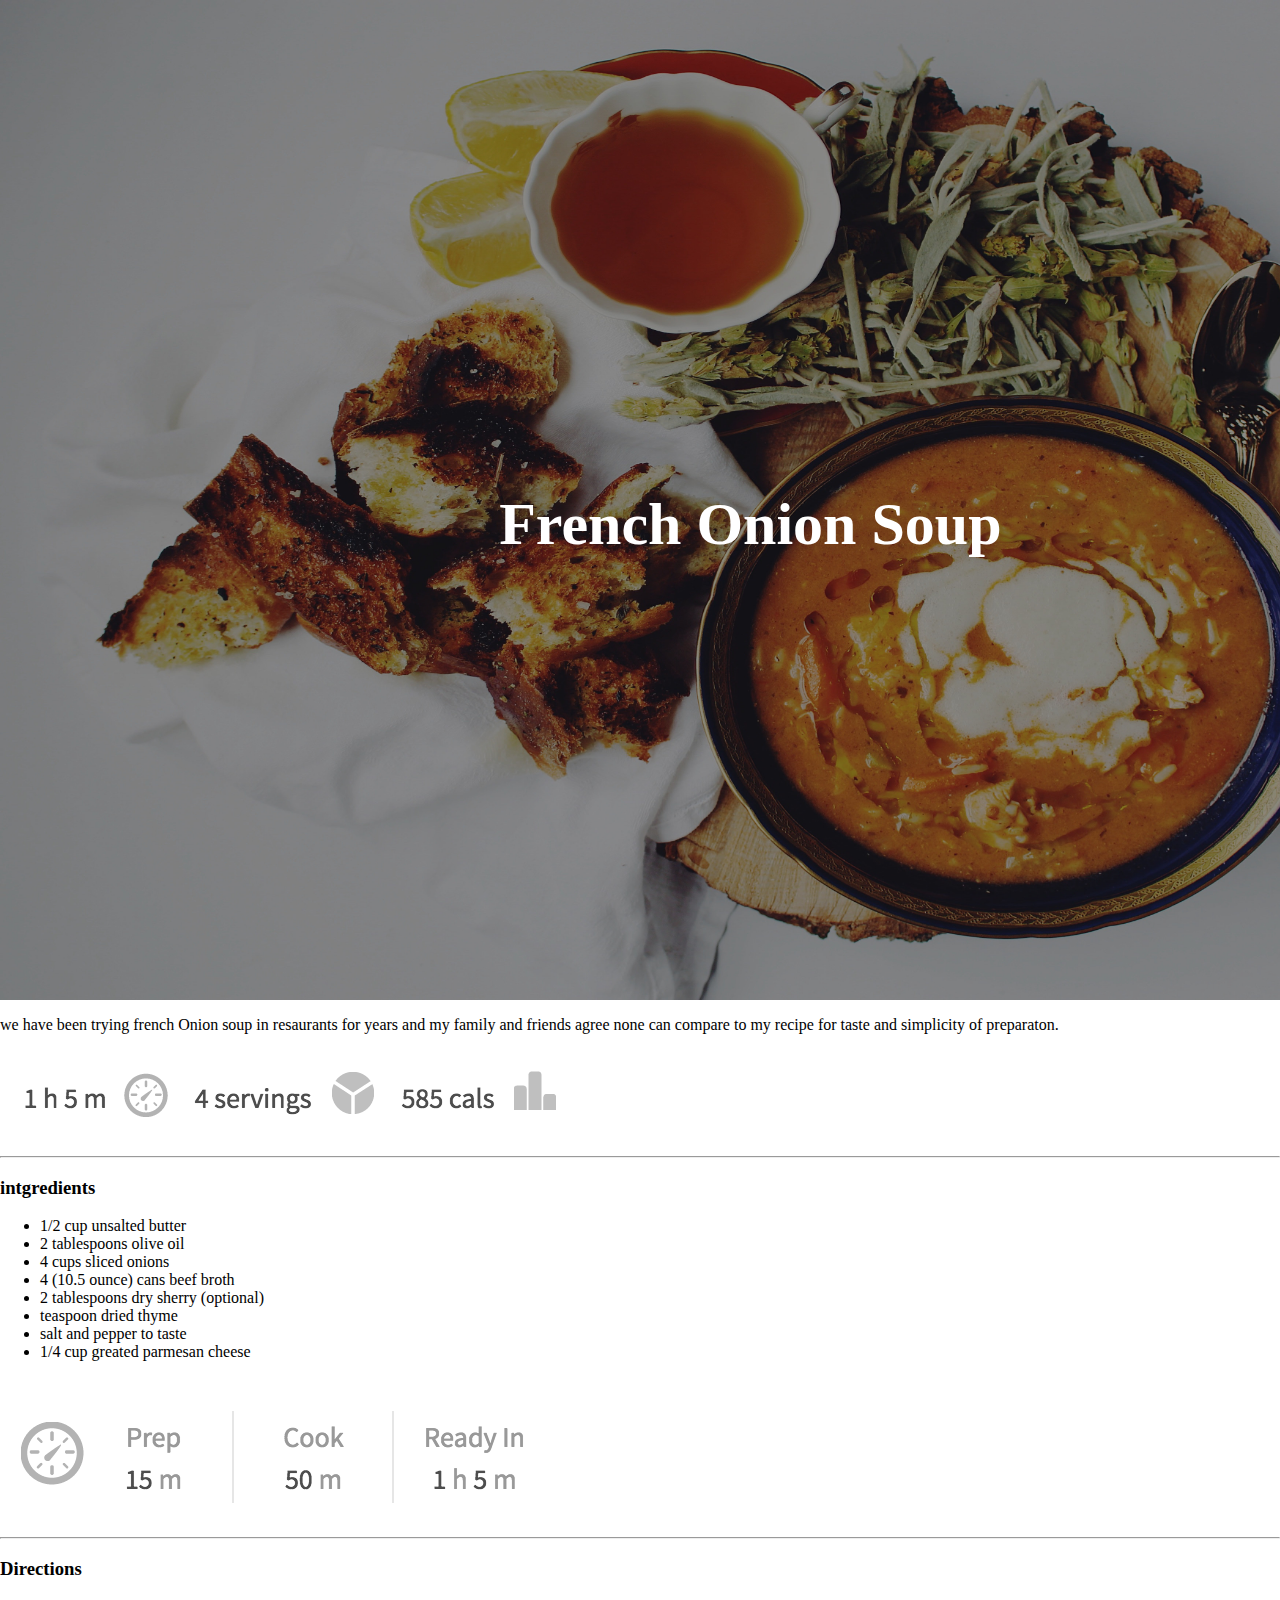
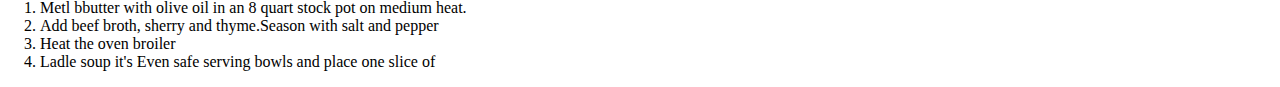
<file: front-end/index.html>
<!DOCTYPE html>
<html lang="en">
  <head>
    <meta charset="UTF-8" />
    <meta name="viewport" content="width=device-width, initial-scale=1.0" />
    <title>French Onion Soup Recipe</title>
    <link rel="stylesheet" href="style.css">
  </head>
  <body>
    <div class="container">
       <img src="imgs/soup.jpg" width="1500" height="1000"  alt="">
        <div class="content">
        <h1>French Onion Soup </h1>     
        </div>

    </div>
  <div> 
   <p>we have been trying french Onion
    soup in resaurants for years and my 
    family and friends agree none can compare to my 
    recipe for taste and simplicity of preparaton. 
   </p>
   <img src="imgs/recipe-info.png" alt="">
   <br><hr>
   <h3>intgredients</h3>
   <ul>
    <li>1/2 cup unsalted butter</li>
    <li>2 tablespoons olive oil</li>
    <li>4 cups sliced onions</li>
    <li>4 (10.5 ounce) cans beef broth</li>
    <li>2 tablespoons dry sherry (optional)</li>
    <li>teaspoon dried thyme</li>
    <li>salt and pepper to taste </li>
    <li>1/4 cup greated parmesan cheese</li>
   </ul>
   <br>
   <img src="imgs/cooking-info.png" alt="">
   <hr>
  <h3> Directions </h3>
  <ol>
    <li>Metl bbutter with olive oil in an 8 quart stock pot on medium heat. </li>
    <li>Add beef broth, sherry and thyme.Season with salt and pepper</li>
    <li>Heat the oven broiler </li>
    <li> Ladle soup it's Even safe serving bowls and place one slice of </li>
  </ol>
</div>

  </body>
</html>
</file>
<file: front-end/style.css>
body{
    padding: 0;
    margin: 0;
}
img{
   text-align: center;
   /* padding: 30px; */
}

.container{
    /* position: relative; */
    /* max-width: 800px; */
    margin: 0 auto;
}

.container img{
    vertical-align: middle;
}

.container .content{
    position: absolute;
    bottom: 0;
    left: 39%;
    top: 50%;
    font-size: 30px;
    
    /* background-color: rgba(0, 0, 0,0.5); */
    color: white
}
</file>
